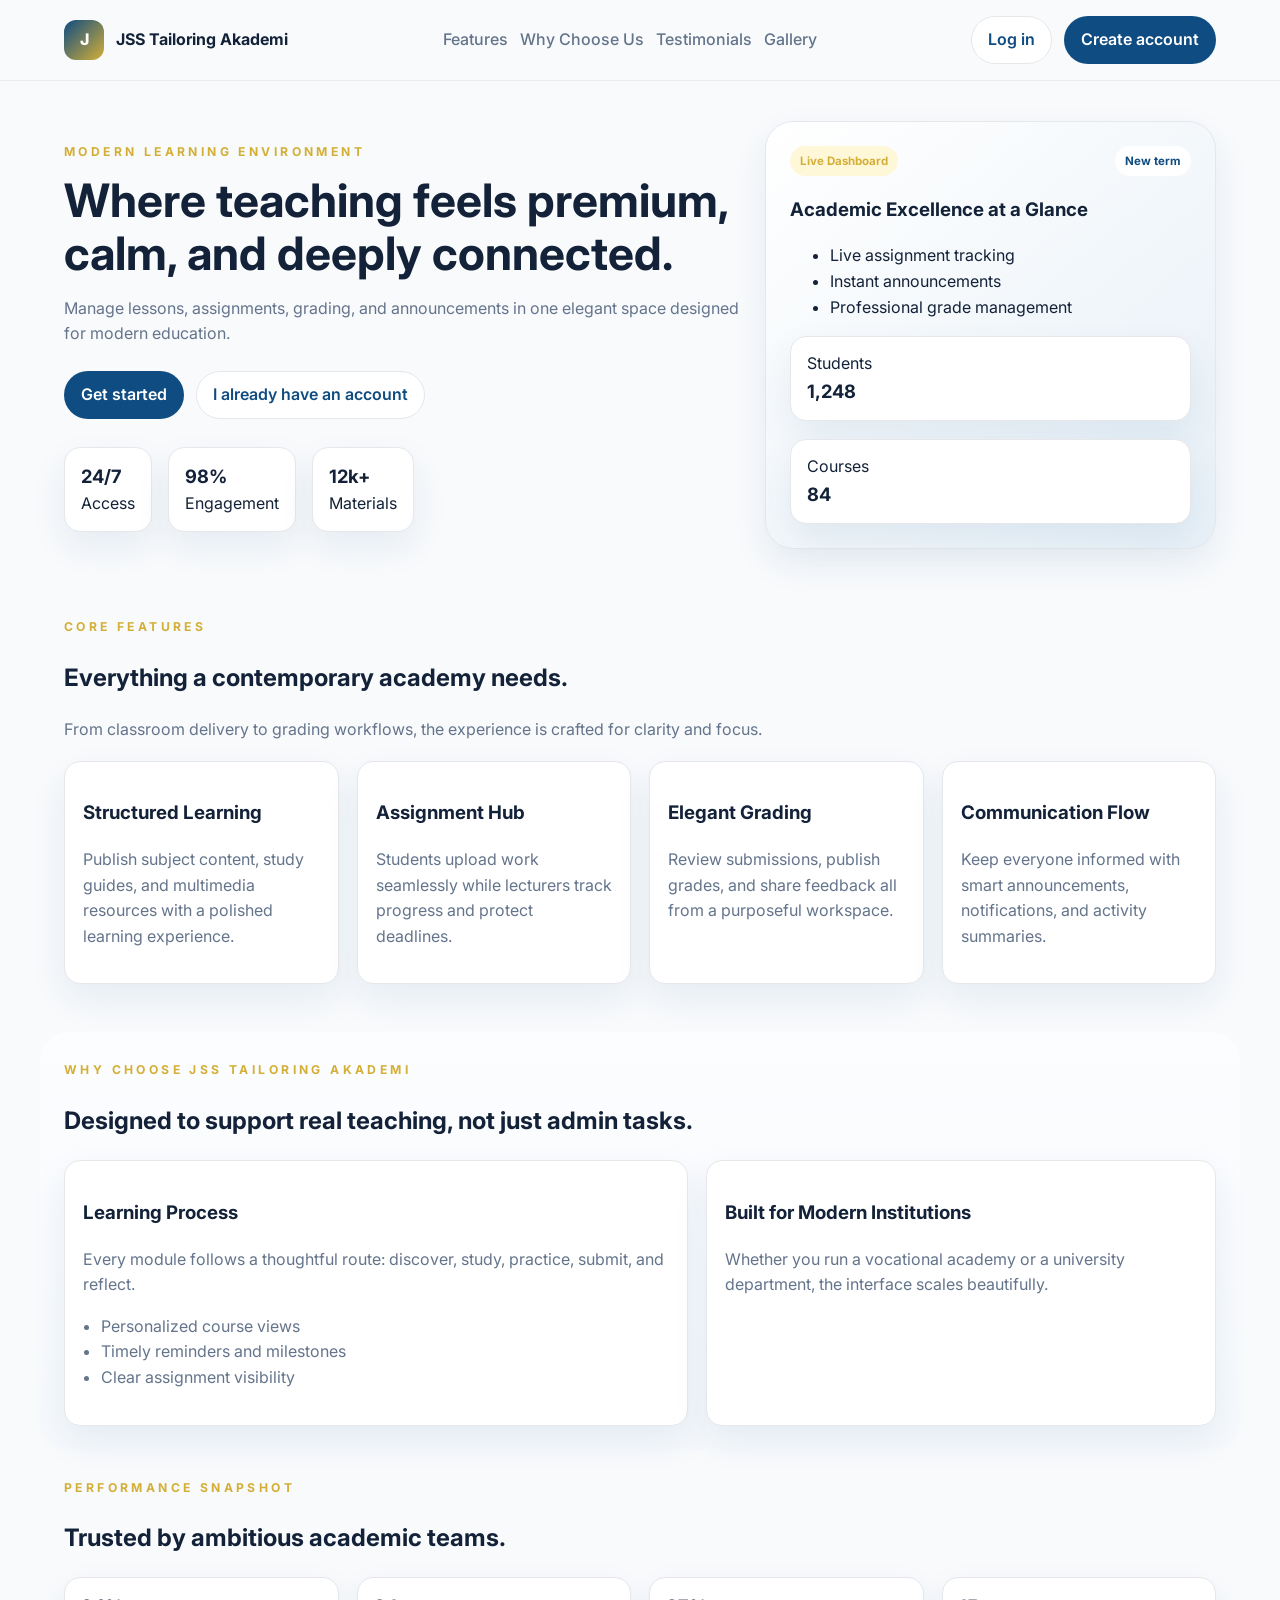
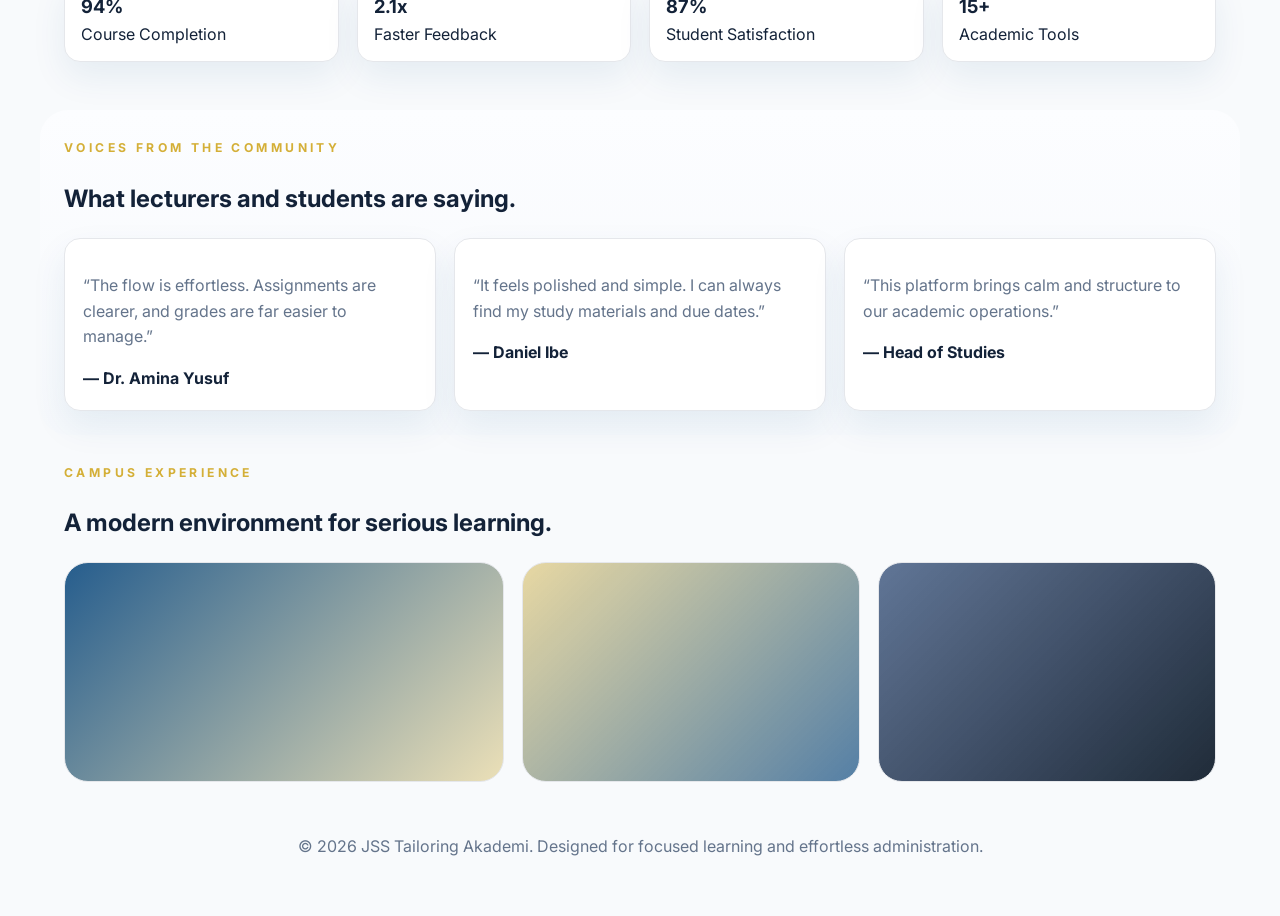
<file: public/index.html>
<!DOCTYPE html>
<html lang="en">
  <head>
    <meta charset="UTF-8" />
    <meta name="viewport" content="width=device-width, initial-scale=1.0" />
    <title>JSS Tailoring Akademi</title>
    <meta
      name="description"
      content="A premium education platform for lecturers and students, built for modern teaching and learning."
    />
    <link rel="preconnect" href="https://fonts.googleapis.com" />
    <link rel="preconnect" href="https://fonts.gstatic.com" crossorigin />
    <link
      href="https://fonts.googleapis.com/css2?family=Inter:wght@400;500;600;700;800&display=swap"
      rel="stylesheet"
    />
    <link rel="stylesheet" href="styles.css" />
  </head>
  <body>
    <header class="site-header">
      <nav class="nav-shell">
        <a class="brand" href="index.html">
          <span class="brand-mark">J</span>
          <span>JSS Tailoring Akademi</span>
        </a>
        <div class="nav-links">
          <a href="#features">Features</a>
          <a href="#about">Why Choose Us</a>
          <a href="#testimonials">Testimonials</a>
          <a href="#gallery">Gallery</a>
        </div>
        <div class="nav-actions">
          <a class="btn btn-secondary" href="login.html">Log in</a>
          <a class="btn btn-primary" href="login.html?mode=signup">Create account</a>
        </div>
      </nav>
    </header>

    <main>
      <section class="hero hero-landing">
        <div class="hero-copy">
          <span class="eyebrow">Modern Learning Environment</span>
          <h1>Where teaching feels premium, calm, and deeply connected.</h1>
          <p>
            Manage lessons, assignments, grading, and announcements in one elegant space designed for modern education.
          </p>
          <div class="hero-actions">
            <a class="btn btn-primary" href="login.html?mode=signup">Get started</a>
            <a class="btn btn-secondary" href="login.html">I already have an account</a>
          </div>
          <div class="hero-stats">
            <div>
              <strong>24/7</strong>
              <span>Access</span>
            </div>
            <div>
              <strong>98%</strong>
              <span>Engagement</span>
            </div>
            <div>
              <strong>12k+</strong>
              <span>Materials</span>
            </div>
          </div>
        </div>
        <div class="hero-card">
          <div class="hero-card-top">
            <span class="chip chip-gold">Live Dashboard</span>
            <span class="chip">New term</span>
          </div>
          <h3>Academic Excellence at a Glance</h3>
          <ul>
            <li>Live assignment tracking</li>
            <li>Instant announcements</li>
            <li>Professional grade management</li>
          </ul>
          <div class="mini-grid">
            <div class="mini-card">
              <span>Students</span>
              <strong>1,248</strong>
            </div>
            <div class="mini-card">
              <span>Courses</span>
              <strong>84</strong>
            </div>
          </div>
        </div>
      </section>

      <section id="features" class="section">
        <div class="section-heading">
          <span class="eyebrow">Core Features</span>
          <h2>Everything a contemporary academy needs.</h2>
          <p>From classroom delivery to grading workflows, the experience is crafted for clarity and focus.</p>
        </div>
        <div class="feature-grid">
          <article class="feature-card">
            <h3>Structured Learning</h3>
            <p>Publish subject content, study guides, and multimedia resources with a polished learning experience.</p>
          </article>
          <article class="feature-card">
            <h3>Assignment Hub</h3>
            <p>Students upload work seamlessly while lecturers track progress and protect deadlines.</p>
          </article>
          <article class="feature-card">
            <h3>Elegant Grading</h3>
            <p>Review submissions, publish grades, and share feedback all from a purposeful workspace.</p>
          </article>
          <article class="feature-card">
            <h3>Communication Flow</h3>
            <p>Keep everyone informed with smart announcements, notifications, and activity summaries.</p>
          </article>
        </div>
      </section>

      <section id="about" class="section section-alt">
        <div class="section-heading">
          <span class="eyebrow">Why Choose JSS Tailoring Akademi</span>
          <h2>Designed to support real teaching, not just admin tasks.</h2>
        </div>
        <div class="split-grid">
          <div class="panel">
            <h3>Learning Process</h3>
            <p>Every module follows a thoughtful route: discover, study, practice, submit, and reflect.</p>
            <ul class="check-list">
              <li>Personalized course views</li>
              <li>Timely reminders and milestones</li>
              <li>Clear assignment visibility</li>
            </ul>
          </div>
          <div class="panel">
            <h3>Built for Modern Institutions</h3>
            <p>Whether you run a vocational academy or a university department, the interface scales beautifully.</p>
          </div>
        </div>
      </section>

      <section class="section">
        <div class="section-heading">
          <span class="eyebrow">Performance Snapshot</span>
          <h2>Trusted by ambitious academic teams.</h2>
        </div>
        <div class="stats-grid">
          <div class="stat-card">
            <strong>94%</strong>
            <span>Course Completion</span>
          </div>
          <div class="stat-card">
            <strong>2.1x</strong>
            <span>Faster Feedback</span>
          </div>
          <div class="stat-card">
            <strong>87%</strong>
            <span>Student Satisfaction</span>
          </div>
          <div class="stat-card">
            <strong>15+</strong>
            <span>Academic Tools</span>
          </div>
        </div>
      </section>

      <section id="testimonials" class="section section-alt">
        <div class="section-heading">
          <span class="eyebrow">Voices From the Community</span>
          <h2>What lecturers and students are saying.</h2>
        </div>
        <div class="testimonial-grid">
          <article class="testimonial-card">
            <p>“The flow is effortless. Assignments are clearer, and grades are far easier to manage.”</p>
            <strong>— Dr. Amina Yusuf</strong>
          </article>
          <article class="testimonial-card">
            <p>“It feels polished and simple. I can always find my study materials and due dates.”</p>
            <strong>— Daniel Ibe</strong>
          </article>
          <article class="testimonial-card">
            <p>“This platform brings calm and structure to our academic operations.”</p>
            <strong>— Head of Studies</strong>
          </article>
        </div>
      </section>

      <section id="gallery" class="section">
        <div class="section-heading">
          <span class="eyebrow">Campus Experience</span>
          <h2>A modern environment for serious learning.</h2>
        </div>
        <div class="gallery-grid">
          <div class="gallery-card card-one"></div>
          <div class="gallery-card card-two"></div>
          <div class="gallery-card card-three"></div>
        </div>
      </section>
    </main>

    <footer class="footer">
      <p>© <span id="year"></span> JSS Tailoring Akademi. Designed for focused learning and effortless administration.</p>
    </footer>

    <script src="js/year.js"></script>
  </body>
</html>
</file>
<file: public/styles.css>
:root {
  --primary: #0f4c81;
  --primary-soft: #e7f0f7;
  --secondary: #d4af37;
  --background: #f8fafc;
  --surface: #ffffff;
  --border: #e5e7eb;
  --text: #132238;
  --muted: #64748b;
  --success: #2a9d63;
  --warning: #f59e0b;
  --danger: #dc2626;
  --shadow: 0 15px 35px rgba(15, 76, 129, 0.08);
  --radius: 16px;
}

* {
  box-sizing: border-box;
}

html {
  scroll-behavior: smooth;
}

body {
  margin: 0;
  font-family: 'Inter', sans-serif;
  color: var(--text);
  background: var(--background);
  line-height: 1.6;
}

a {
  color: inherit;
  text-decoration: none;
}

button,
input,
select,
textarea {
  font: inherit;
}

.site-header {
  position: sticky;
  top: 0;
  z-index: 20;
  background: rgba(248, 250, 252, 0.9);
  backdrop-filter: blur(16px);
  border-bottom: 1px solid rgba(229, 231, 235, 0.8);
}

.nav-shell {
  max-width: 1200px;
  margin: 0 auto;
  padding: 16px 24px;
  display: flex;
  align-items: center;
  justify-content: space-between;
  gap: 18px;
}

.brand {
  display: flex;
  align-items: center;
  gap: 12px;
  font-weight: 700;
  font-size: 1rem;
}

.brand-mark {
  width: 40px;
  height: 40px;
  border-radius: 12px;
  background: linear-gradient(135deg, var(--primary), var(--secondary));
  color: white;
  display: grid;
  place-items: center;
  font-weight: 800;
}

.nav-links,
.nav-actions {
  display: flex;
  align-items: center;
  gap: 12px;
}

.nav-links a {
  color: var(--muted);
  font-weight: 500;
}

.btn {
  display: inline-flex;
  align-items: center;
  justify-content: center;
  gap: 8px;
  border-radius: 999px;
  padding: 10px 16px;
  font-weight: 600;
  border: 1px solid transparent;
  transition: transform 0.2s ease, box-shadow 0.2s ease, background 0.2s ease;
  cursor: pointer;
}

.btn:hover {
  transform: translateY(-2px);
  box-shadow: 0 12px 26px rgba(15, 76, 129, 0.16);
}

.btn-primary {
  background: var(--primary);
  color: white;
}

.btn-secondary {
  background: white;
  color: var(--primary);
  border-color: var(--border);
}

.hero,
.section,
.footer {
  max-width: 1200px;
  margin: 0 auto;
  padding: 24px;
}

.hero-landing {
  display: grid;
  grid-template-columns: 1.2fr 0.8fr;
  gap: 24px;
  padding-top: 40px;
  padding-bottom: 40px;
  align-items: center;
}

.hero-copy h1 {
  font-size: clamp(2rem, 3.6vw, 3.3rem);
  margin: 10px 0 16px;
  line-height: 1.15;
}

.hero-copy p,
.section-heading p,
.panel p,
.feature-card p,
.testimonial-card p,
.table-wrapper p {
  color: var(--muted);
}

.eyebrow {
  display: inline-block;
  text-transform: uppercase;
  letter-spacing: 0.28em;
  font-size: 0.76rem;
  color: var(--secondary);
  font-weight: 700;
}

.hero-actions {
  display: flex;
  flex-wrap: wrap;
  gap: 12px;
  margin-top: 24px;
}

.hero-stats {
  display: flex;
  flex-wrap: wrap;
  gap: 16px;
  margin-top: 28px;
}

.hero-stats div,
.stat-card,
.mini-card {
  background: white;
  border: 1px solid var(--border);
  border-radius: var(--radius);
  padding: 14px 16px;
  box-shadow: var(--shadow);
}

.hero-stats strong,
.stat-card strong,
.mini-card strong {
  display: block;
  font-size: 1.15rem;
}

.hero-card {
  background: linear-gradient(140deg, white, var(--primary-soft));
  border: 1px solid var(--border);
  border-radius: 28px;
  padding: 24px;
  box-shadow: var(--shadow);
}

.hero-card-top {
  display: flex;
  justify-content: space-between;
  margin-bottom: 12px;
}

.chip {
  display: inline-flex;
  padding: 6px 10px;
  border-radius: 999px;
  background: white;
  font-size: 0.72rem;
  font-weight: 700;
  color: var(--primary);
}

.chip-gold {
  background: #fff8d8;
  color: var(--secondary);
}

.mini-grid,
.feature-grid,
.testimonial-grid,
.stats-grid,
.gallery-grid {
  display: grid;
  gap: 18px;
}

.feature-grid {
  grid-template-columns: repeat(4, minmax(0, 1fr));
}

.feature-card,
.testimonial-card,
.panel,
.table-card,
.card,
.list-card,
.assignment-card,
.notification-card,
.material-card,
.profile-card,
.summary-card {
  background: white;
  border: 1px solid var(--border);
  border-radius: var(--radius);
  padding: 18px;
  box-shadow: var(--shadow);
}

.section {
  padding-top: 24px;
  padding-bottom: 24px;
}

.section-alt {
  background: linear-gradient(180deg, #fcfdff, #f6f9fc);
  border-radius: 28px;
  margin-top: 24px;
}

.section-heading {
  margin-bottom: 18px;
}

.split-grid {
  display: grid;
  grid-template-columns: 1.1fr 0.9fr;
  gap: 18px;
}

.check-list {
  padding-left: 18px;
  color: var(--muted);
}

.stats-grid {
  grid-template-columns: repeat(4, minmax(0, 1fr));
}

.testimonial-grid {
  grid-template-columns: repeat(3, minmax(0, 1fr));
}

.gallery-grid {
  grid-template-columns: 1.3fr 1fr 1fr;
}

.gallery-card {
  min-height: 220px;
  border-radius: 24px;
  border: 1px solid var(--border);
  background-size: cover;
  background-position: center;
}

.card-one {
  background: linear-gradient(135deg, rgba(15, 76, 129, 0.9), rgba(212, 175, 55, 0.35));
}

.card-two {
  background: linear-gradient(135deg, rgba(212, 175, 55, 0.45), rgba(15, 76, 129, 0.7));
}

.card-three {
  background: linear-gradient(135deg, rgba(46, 73, 117, 0.75), rgba(20, 32, 46, 0.95));
}

.footer {
  padding-top: 12px;
  padding-bottom: 40px;
  color: var(--muted);
  text-align: center;
}

.app-shell {
  display: grid;
  grid-template-columns: 280px 1fr;
  min-height: 100vh;
  background: var(--background);
}

.sidebar {
  background: linear-gradient(180deg, #0d3d64, #0f4c81 65%, #14456e);
  color: white;
  padding: 24px 16px;
  display: flex;
  flex-direction: column;
  gap: 16px;
}

.sidebar .brand {
  margin-bottom: 8px;
}

.sidebar-nav {
  display: grid;
  gap: 8px;
}

.sidebar-nav a {
  display: flex;
  align-items: center;
  gap: 10px;
  padding: 10px 12px;
  border-radius: 12px;
  color: rgba(255, 255, 255, 0.9);
  transition: background 0.2s, transform 0.2s;
}

.sidebar-nav a:hover,
.sidebar-nav a.active {
  background: rgba(255, 255, 255, 0.15);
  transform: translateX(2px);
}

.sidebar-footer {
  margin-top: auto;
  padding-top: 18px;
  border-top: 1px solid rgba(255, 255, 255, 0.2);
  font-size: 0.95rem;
  color: rgba(255, 255, 255, 0.8);
}

.main-shell {
  padding: 24px;
}

.topbar {
  display: flex;
  justify-content: space-between;
  align-items: center;
  margin-bottom: 20px;
  gap: 12px;
}

.breadcrumbs {
  color: var(--muted);
  font-size: 0.95rem;
}

.topbar-actions {
  display: flex;
  align-items: center;
  gap: 10px;
}

.search-box {
  display: flex;
  align-items: center;
  gap: 8px;
  padding: 10px 12px;
  background: white;
  border: 1px solid var(--border);
  border-radius: 999px;
  min-width: 220px;
}

.search-box input {
  border: 0;
  outline: none;
  width: 100%;
  background: transparent;
}

.page-header {
  display: flex;
  justify-content: space-between;
  align-items: center;
  margin-bottom: 18px;
}

.metric-grid {
  display: grid;
  grid-template-columns: repeat(4, minmax(0, 1fr));
  gap: 16px;
  margin-bottom: 18px;
}

.metric-card strong {
  display: block;
  font-size: 1.35rem;
  color: var(--primary);
}

.dashboard-grid {
  display: grid;
  grid-template-columns: 1.2fr 0.8fr;
  gap: 18px;
  margin-bottom: 18px;
}

.welcome-banner {
  background: linear-gradient(135deg, var(--primary), #205485);
  color: white;
  border-radius: 24px;
  padding: 22px;
  box-shadow: var(--shadow);
}

.welcome-banner .btn-secondary {
  background: rgba(255, 255, 255, 0.14);
  color: white;
  border-color: rgba(255, 255, 255, 0.2);
}

.quick-actions {
  display: flex;
  flex-wrap: wrap;
  gap: 10px;
  margin-top: 14px;
}

.list-card ul,
.notification-list,
.timeline-list {
  list-style: none;
  padding: 0;
  margin: 0;
}

.list-card li,
.notification-list li,
.timeline-list li {
  display: flex;
  justify-content: space-between;
  gap: 10px;
  padding: 10px 0;
  border-bottom: 1px solid var(--border);
}

.list-card li:last-child,
.notification-list li:last-child,
.timeline-list li:last-child {
  border-bottom: 0;
}

.status-pill {
  padding: 5px 9px;
  border-radius: 999px;
  font-size: 0.75rem;
  font-weight: 700;
  white-space: nowrap;
}

.status-pill.success {
  background: #eaf8ee;
  color: var(--success);
}

.status-pill.warning {
  background: #fff7e6;
  color: var(--warning);
}

.status-pill.danger {
  background: #fdecec;
  color: var(--danger);
}

.table-wrapper {
  overflow-x: auto;
}

table {
  width: 100%;
  border-collapse: collapse;
}

th,
td {
  padding: 12px 10px;
  border-bottom: 1px solid var(--border);
  text-align: left;
  vertical-align: top;
}

th {
  color: var(--muted);
  font-size: 0.9rem;
  font-weight: 600;
}

.grid-2,
.grid-3 {
  display: grid;
  gap: 18px;
}

.grid-2 {
  grid-template-columns: 1fr 1fr;
}

.grid-3 {
  grid-template-columns: repeat(3, minmax(0, 1fr));
}

.empty-state {
  text-align: center;
  padding: 34px 18px;
  color: var(--muted);
}

.modal-backdrop {
  position: fixed;
  inset: 0;
  background: rgba(3, 20, 35, 0.55);
  display: none;
  align-items: center;
  justify-content: center;
  padding: 20px;
  z-index: 40;
}

.modal {
  width: min(560px, 100%);
  background: white;
  border-radius: 24px;
  padding: 22px;
  box-shadow: 0 24px 60px rgba(0, 0, 0, 0.2);
}

.toast {
  position: fixed;
  right: 24px;
  bottom: 24px;
  background: var(--text);
  color: white;
  padding: 12px 16px;
  border-radius: 999px;
  box-shadow: var(--shadow);
  opacity: 0;
  transform: translateY(12px);
  pointer-events: none;
  transition: 0.24s ease;
  z-index: 50;
}

.toast.show {
  opacity: 1;
  transform: translateY(0);
}

.upload-area {
  border: 2px dashed var(--border);
  border-radius: 20px;
  padding: 28px;
  text-align: center;
  background: linear-gradient(180deg, #fdfefe, #f7fbfe);
}

.upload-area.active {
  border-color: var(--primary);
  background: var(--primary-soft);
}

.progress-track {
  height: 10px;
  border-radius: 999px;
  background: #e9eef6;
  overflow: hidden;
}

.progress-bar {
  height: 100%;
  background: linear-gradient(90deg, var(--primary), var(--secondary));
  width: 0;
  transition: width 0.2s ease;
}

.file-preview {
  margin-top: 16px;
  background: white;
  border: 1px solid var(--border);
  border-radius: 16px;
  padding: 12px;
  display: none;
}

.profile-card {
  display: grid;
  gap: 16px;
}

.profile-photo {
  width: 92px;
  height: 92px;
  border-radius: 50%;
  background: linear-gradient(135deg, var(--primary), var(--secondary));
  color: white;
  display: grid;
  place-items: center;
  font-size: 1.8rem;
  font-weight: 700;
}

@media (max-width: 960px) {
  .feature-grid,
  .stats-grid,
  .testimonial-grid,
  .grid-3,
  .dashboard-grid,
  .split-grid,
  .hero-landing,
  .gallery-grid {
    grid-template-columns: 1fr 1fr;
  }

  .app-shell {
    grid-template-columns: 1fr;
  }

  .sidebar {
    display: none;
  }
}

@media (max-width: 720px) {
  .nav-shell,
  .topbar,
  .page-header,
  .hero-actions,
  .hero-stats,
  .quick-actions {
    flex-direction: column;
    align-items: flex-start;
  }

  .nav-links {
    display: none;
  }

  .feature-grid,
  .stats-grid,
  .testimonial-grid,
  .gallery-grid,
  .grid-2,
  .grid-3,
  .dashboard-grid,
  .hero-landing,
  .split-grid {
    grid-template-columns: 1fr;
  }

  .main-shell {
    padding: 16px;
  }

  .search-box {
    min-width: 0;
    width: 100%;
  }
}

/* ==========================================================================
   Additions for the live app: forms, auth screen, and utility helpers.
   These follow the same tokens as the design system above.
   ========================================================================== */

.hidden {
  display: none !important;
}

/* ---------- Forms ---------- */
.form {
  display: grid;
  gap: 14px;
}

.form-row {
  display: grid;
  grid-template-columns: 1fr 1fr;
  gap: 14px;
}

.field {
  display: grid;
  gap: 6px;
}

.field > span {
  font-size: 0.82rem;
  font-weight: 600;
  color: var(--muted);
}

.field input,
.field select,
.field textarea {
  width: 100%;
  padding: 11px 13px;
  border: 1px solid var(--border);
  border-radius: 12px;
  background: white;
  color: var(--text);
  outline: none;
  transition: border-color 0.15s, box-shadow 0.15s;
}

.field input:focus,
.field select:focus,
.field textarea:focus {
  border-color: var(--primary);
  box-shadow: 0 0 0 3px rgba(15, 76, 129, 0.12);
}

.field textarea {
  resize: vertical;
  min-height: 96px;
  font-family: inherit;
}

.field-hint {
  font-size: 0.78rem;
  color: var(--muted);
}

.btn[disabled] {
  opacity: 0.6;
  cursor: not-allowed;
}

/* ---------- Auth screen ---------- */
.auth-body {
  min-height: 100vh;
  display: grid;
  place-items: center;
  padding: 28px 20px;
  background: linear-gradient(135deg, var(--primary), #08304f 55%, #0a1a2b);
}

.auth-card {
  width: 100%;
  max-width: 440px;
  background: white;
  border-radius: var(--radius);
  padding: 30px;
  box-shadow: 0 30px 60px rgba(3, 20, 35, 0.35);
}

.auth-card .brand {
  justify-content: center;
  margin-bottom: 6px;
}

.auth-tagline {
  text-align: center;
  color: var(--muted);
  margin: 0 0 20px;
}

.auth-tabs {
  display: grid;
  grid-template-columns: 1fr 1fr;
  gap: 6px;
  padding: 5px;
  background: var(--primary-soft);
  border-radius: 999px;
  margin-bottom: 20px;
}

.auth-tab {
  padding: 9px 14px;
  border: 0;
  border-radius: 999px;
  background: transparent;
  color: var(--primary);
  font-weight: 700;
  cursor: pointer;
}

.auth-tab.active {
  background: var(--primary);
  color: white;
  box-shadow: 0 8px 18px rgba(15, 76, 129, 0.25);
}

.auth-footnote {
  margin-top: 18px;
  text-align: center;
  font-size: 0.85rem;
  color: var(--muted);
}

/* Role picker on the signup form */
.role-picker {
  display: grid;
  grid-template-columns: 1fr 1fr;
  gap: 10px;
}

.role-option {
  position: relative;
}

.role-option input {
  position: absolute;
  opacity: 0;
  pointer-events: none;
}

.role-option span {
  display: block;
  padding: 13px 12px;
  text-align: center;
  border: 1.5px solid var(--border);
  border-radius: 12px;
  cursor: pointer;
  font-weight: 600;
  transition: border-color 0.15s, background 0.15s, color 0.15s;
}

.role-option input:checked + span {
  border-color: var(--primary);
  background: var(--primary-soft);
  color: var(--primary);
}

.role-option input:focus-visible + span {
  box-shadow: 0 0 0 3px rgba(15, 76, 129, 0.18);
}

/* ---------- Feedback ---------- */
.form-message {
  margin: 4px 0 0;
  font-size: 0.88rem;
  color: var(--muted);
  min-height: 1.2em;
}

.form-message.error {
  color: var(--danger);
}

.form-message.success {
  color: var(--success);
}

/* ---------- Content bits ---------- */
.note-body {
  background: var(--primary-soft);
  border-radius: 12px;
  padding: 12px 14px;
  margin: 10px 0 0;
  white-space: pre-wrap;
  font-family: inherit;
  font-size: 0.9rem;
  max-height: 220px;
  overflow: auto;
}

.meta-line {
  color: var(--muted);
  font-size: 0.8rem;
}

.user-chip {
  display: flex;
  align-items: center;
  gap: 10px;
  font-size: 0.86rem;
  color: var(--muted);
}

.user-chip strong {
  color: var(--text);
}

.avatar {
  width: 34px;
  height: 34px;
  border-radius: 50%;
  background: linear-gradient(135deg, var(--primary), var(--secondary));
  color: white;
  display: grid;
  place-items: center;
  font-weight: 700;
  font-size: 0.85rem;
}

.spinner-row {
  padding: 26px;
  text-align: center;
  color: var(--muted);
}

.submission-item {
  display: grid;
  gap: 4px;
  padding: 12px 0;
  border-top: 1px solid var(--border);
}

.submission-item:first-child {
  border-top: 0;
}

@media (max-width: 720px) {
  .form-row {
    grid-template-columns: 1fr;
  }
}

/* The mockup styled .modal-backdrop but never opened it — this is the open state. */
.modal-backdrop.open {
  display: flex;
}

.modal {
  max-height: 88vh;
  overflow-y: auto;
}

.upload-area {
  cursor: pointer;
}

.welcome-banner {
  margin-bottom: 22px;
}

.welcome-banner h3 {
  margin: 0 0 6px;
}

.welcome-banner p {
  margin: 0;
  color: rgba(255, 255, 255, 0.82);
}

/* The design system only reset `.list-card ul`, so a <ul class="list-card">
   kept its bullets and indent. Reset the element itself too. */
ul.list-card {
  list-style: none;
}

.list-card li {
  align-items: center;
}

.list-card li .status-pill {
  flex-shrink: 0;
}
</file>
